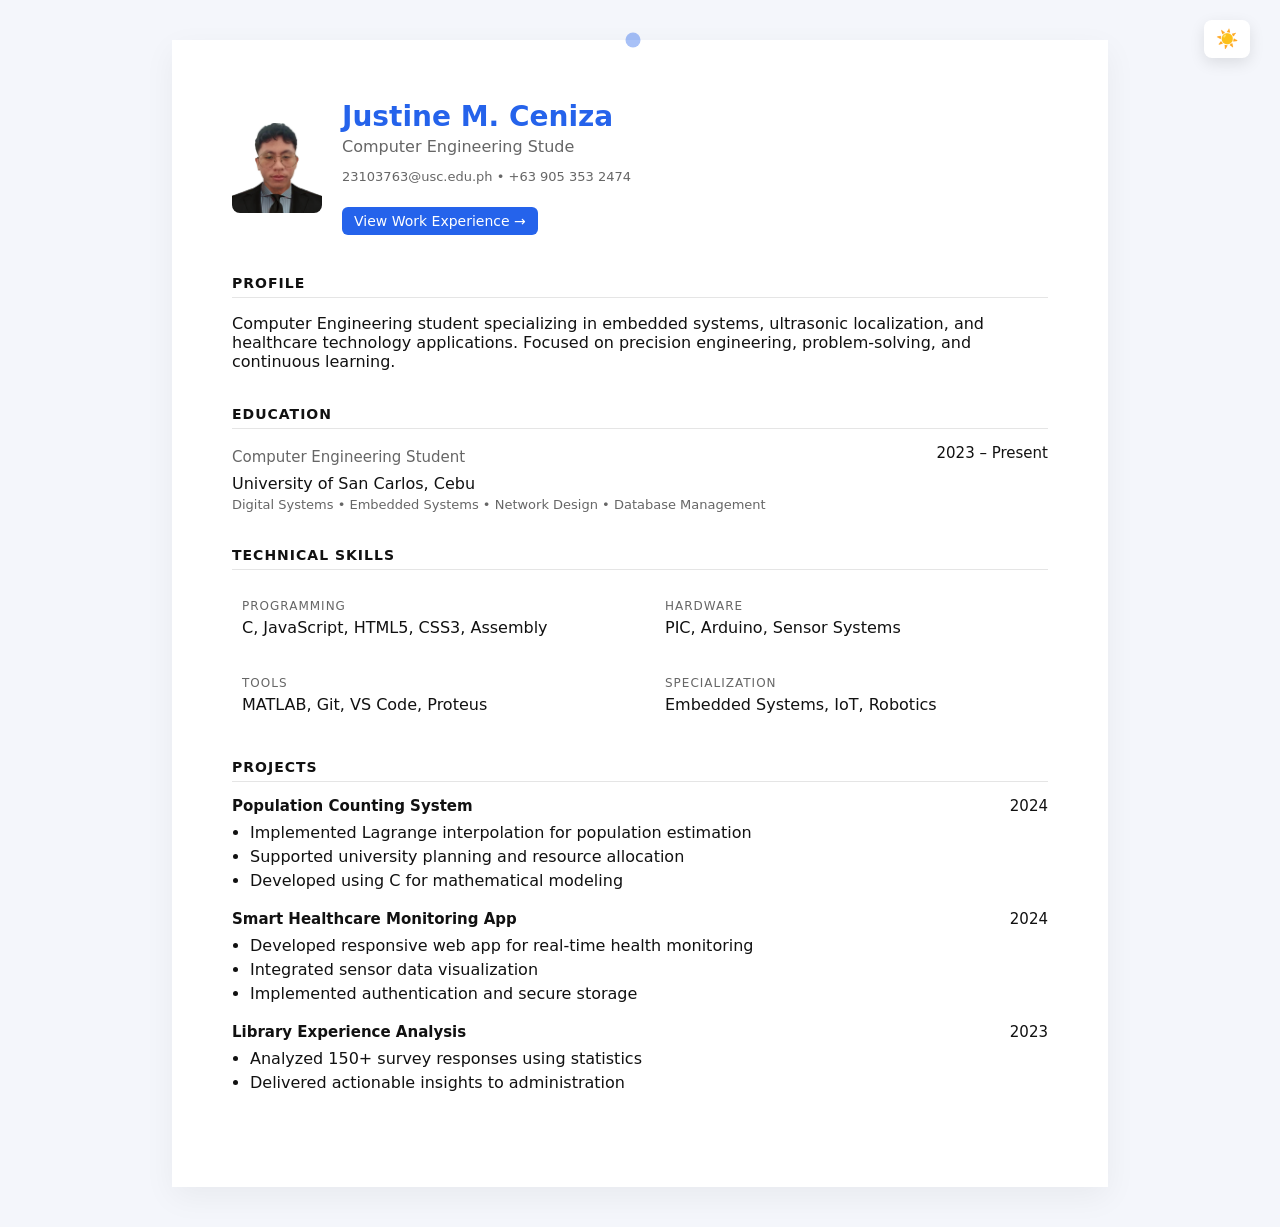
<file: index.html>
<!DOCTYPE html>
<html>
<head>
    <title>Justine M. Ceniza - Resume</title>
    <link rel="stylesheet" href="style.css">
  
</head>
<body>



<div class="resume-container">

   
    <section class="header">
        <img src="PROFILE PIC.png" class="profile-photo">
        
        <div class="header-text">
            <h1>Justine M. Ceniza</h1>
             <p class="subtitle"><span id="typing"></span></p>
            <p class="contact">
                23103763@usc.edu.ph • +63 905 353 2474
            </p>
            
            <a href="experience.html" class="exp-btn">View Work Experience →</a>
            
            <button id="theme-toggle" class="theme-toggle">☀️</button>
              
        </div>
    </section>

   
    <section class="section">
        <h2>Profile</h2>
        <p>
            Computer Engineering student specializing in embedded systems,
            ultrasonic localization, and healthcare technology applications.
            Focused on precision engineering, problem-solving, and continuous learning.
        </p>
    </section>

    <section class="section">
        <h2>Education</h2>
        <div class="item">
            <div class="item-header">
                <p class="subtitle">Computer Engineering Student</p>
               
                <span>2023 – Present</span>
                
            </div>
            <p>University of San Carlos, Cebu</p>
            <p class="muted">
                Digital Systems • Embedded Systems • Network Design • Database Management
            </p>
        </div>
    </section>


    <section class="section">
        <h2>Technical Skills</h2>

        <div class="skills-grid">
            <div>
                <span class="label">Programming</span>
                <p>C, JavaScript, HTML5, CSS3, Assembly</p>
            </div>

            <div>
                <span class="label">Hardware</span>
                <p>PIC, Arduino, Sensor Systems</p>
            </div>

            <div>
                <span class="label">Tools</span>
                <p>MATLAB, Git, VS Code, Proteus</p>
            </div>

            <div>
                <span class="label">Specialization</span>
                <p>Embedded Systems, IoT, Robotics</p>
            </div>
        </div>
    </section>

 
    <section class="section">
        <h2>Projects</h2>

        <div class="item">
            <div class="item-header">
                <strong>Population Counting System</strong>
                <span>2024</span>
            </div>
            <ul>
                <li>Implemented Lagrange interpolation for population estimation</li>
                <li>Supported university planning and resource allocation</li>
                <li>Developed using C for mathematical modeling</li>
            </ul>
        </div>

        <div class="item">
            <div class="item-header">
                <strong>Smart Healthcare Monitoring App</strong>
                <span>2024</span>
            </div>
            <ul>
                <li>Developed responsive web app for real-time health monitoring</li>
                <li>Integrated sensor data visualization</li>
                <li>Implemented authentication and secure storage</li>
            </ul>
        </div>

        <div class="item">
            <div class="item-header">
                <strong>Library Experience Analysis</strong>
                <span>2023</span>
            </div>
            <ul>
                <li>Analyzed 150+ survey responses using statistics</li>
                <li>Delivered actionable insights to administration</li>
            </ul>
        </div>
    </section>

</div>
<script src="script.js"></script>
</body>
</html>
</file>
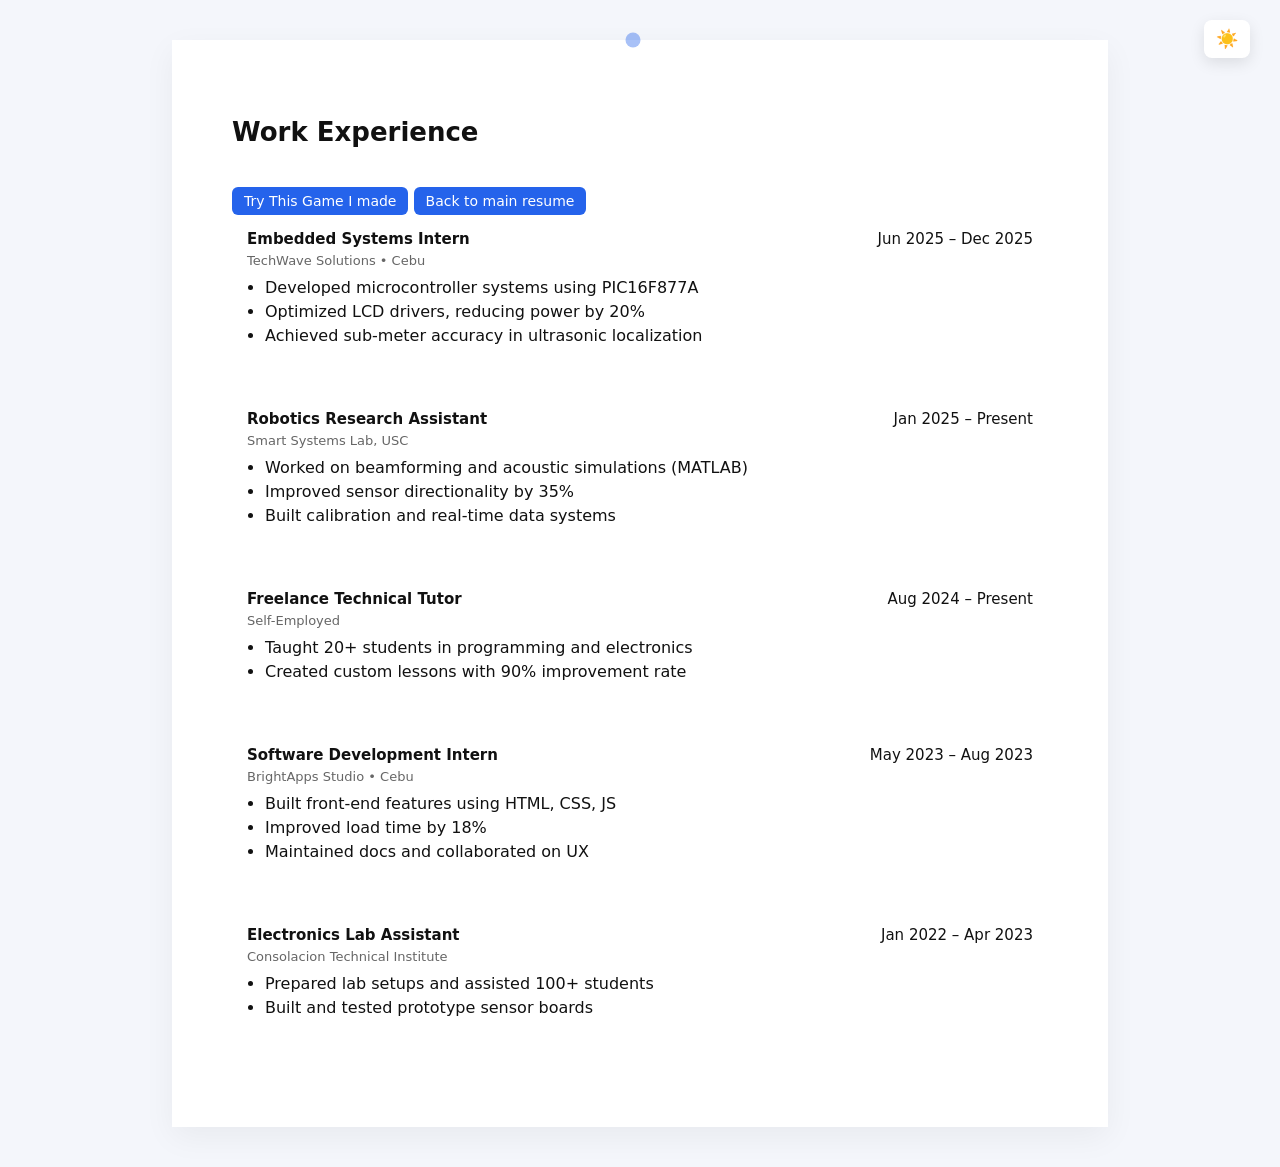
<file: experience.html>
<!DOCTYPE html>
<html>
<head>
    <title>Work Experience - Justine M. Ceniza</title>
    <link rel="stylesheet" href="style.css">
    
</head>
<body>

<div class="resume-container">
<button id="theme-toggle" class="theme-toggle">☀️</button>
 
    <h1 class="page-title">Work Experience</h1>
    <a href="https://yelo-orens.github.io/reactKey/" 
   class="exp-btn" 
   target="_blank" 
   rel="noopener noreferrer">
   Try This Game I made
    </a>    
    <a href="index.html" class="exp-btn">Back to main resume</a>
    <div class="experience">

        <div class="job">
            <div class="job-header">
                <strong>Embedded Systems Intern</strong>
                <span>Jun 2025 – Dec 2025</span>
            </div>
            <p class="company">TechWave Solutions • Cebu</p>
            <ul>
                <li>Developed microcontroller systems using PIC16F877A</li>
                <li>Optimized LCD drivers, reducing power by 20%</li>
                <li>Achieved sub-meter accuracy in ultrasonic localization</li>
            </ul>
        </div>

        <div class="job">
            <div class="job-header">
                <strong>Robotics Research Assistant</strong>
                <span>Jan 2025 – Present</span>
            </div>
            <p class="company">Smart Systems Lab, USC</p>
            <ul>
                <li>Worked on beamforming and acoustic simulations (MATLAB)</li>
                <li>Improved sensor directionality by 35%</li>
                <li>Built calibration and real-time data systems</li>
            </ul>
        </div>

        <div class="job">
            <div class="job-header">
                <strong>Freelance Technical Tutor</strong>
                <span>Aug 2024 – Present</span>
            </div>
            <p class="company">Self-Employed</p>
            <ul>
                <li>Taught 20+ students in programming and electronics</li>
                <li>Created custom lessons with 90% improvement rate</li>
            </ul>
        </div>

        <div class="job">
            <div class="job-header">
                <strong>Software Development Intern</strong>
                <span>May 2023 – Aug 2023</span>
            </div>
            <p class="company">BrightApps Studio • Cebu</p>
            <ul>
                <li>Built front-end features using HTML, CSS, JS</li>
                <li>Improved load time by 18%</li>
                <li>Maintained docs and collaborated on UX</li>
            </ul>
        </div>

        <div class="job">
            <div class="job-header">
                <strong>Electronics Lab Assistant</strong>
                <span>Jan 2022 – Apr 2023</span>
            </div>
            <p class="company">Consolacion Technical Institute</p>
            <ul>
                <li>Prepared lab setups and assisted 100+ students</li>
                <li>Built and tested prototype sensor boards</li>
            </ul>
        </div>

    </div>

</div>
 <script src="script.js"></script>
</body>
</html>
</file>
<file: style.css>
:root {
    --bg: #f4f6fb;
    --paper: #ffffff;

    --primary: #2563eb;   /* Blue */
    --accent: #ef4444;    /* Red */
    --highlight: #facc15; /* Yellow */

    --text: #111;
    --muted: #666;
    --line: #e5e5e5;
}


body {
    margin: 0;
    background: var(--bg);
    font-family: 'Inter', system-ui, sans-serif;
    color: var(--text);
    display: flex;
    justify-content: center;
    padding: 40px 0;
   
}

.resume-container {
    width: 8.5in;
    background: var(--paper);
    padding: 60px;
    box-shadow: 0 10px 30px rgba(0,0,0,0.05);
}


.header {
    display: flex;
    align-items: center;
    gap: 20px;
    margin-bottom: 40px;
}

.profile-photo {
    width: 90px;
    height: 90px;
    object-fit: cover;
    border-radius: 8px;
    transition: all 0.3s ease;
}

.profile-photo:hover {
    transform: scale(1.1);
    border: 3px solid var(--highlight);
}

.header-text h1 {
    margin: 0;
    font-size: 28px;
    font-weight: 600;
    color: var(--primary);
}


.subtitle {
    margin: 4px 0;
    color: var(--muted);
}

.contact {
    font-size: 13px;
    color: var(--muted);
}


.section {
    margin-bottom: 35px;
    transition: all 0.3s ease;
}

.section:hover {
    transform: translateY(-4px);
}

.section h2 {
    font-size: 14px;
    letter-spacing: 1px;
    text-transform: uppercase;
    border-bottom: 1px solid var(--line);
    padding-bottom: 6px;
    margin-bottom: 15px;
}


.item {
    margin-bottom: 20px;
}

.item-header {
    display: flex;
    justify-content: space-between;
    font-size: 15px;
}

.item p {
    margin: 4px 0;
}

.muted {
    color: var(--muted);
    font-size: 13px;
}


.skills-grid {
    display: grid;
    grid-template-columns: 1fr 1fr;
    gap: 15px 30px;
}

.label {
    font-size: 12px;
    text-transform: uppercase;
    color: var(--muted);
    letter-spacing: 1px;
}

.skills-grid p {
    margin: 4px 0 0;
}

.skills-grid div {
    padding: 10px;
    border-radius: 8px;
    transition: all 0.3s ease;
}

.skills-grid div:hover {
    background: var(--primary);
    color: white;
    transform: scale(1.03);
}

.skills-grid div:hover .label {
    color: var(--highlight);
}

ul {
    margin: 8px 0 0;
    padding-left: 18px;
}

li {
    margin-bottom: 5px;
}

.exp-btn {
    display: inline-block;
    margin-top: 10px;
    font-size: 14px;
    text-decoration: none;
    color: white;
    background: var(--primary);
    padding: 6px 12px;
    border-radius: 6px;
    transition: all 0.3s ease;
}

.exp-btn:hover {
    background: var(--accent);
    transform: translateX(4px);
}

.page-title {
    font-size: 26px;
    margin-bottom: 30px;
}

.job {
    margin-bottom: 30px;
    padding: 15px;
    border-radius: 10px;
    transition: all 0.3s ease;
}

.job:hover {
    background: rgba(37, 99, 235, 0.08);
    transform: translateY(-5px);
    border-left: 4px solid var(--primary);
}

.job-header {
    display: flex;
    justify-content: space-between;
    font-size: 15px;
}

.company {
    color: #666;
    font-size: 13px;
    margin: 5px 0 10px;
}

.job, .section {
    opacity: 1;
    transform: translateY(20px);
    transition: all 0.6s ease;
}

.show {
    opacity: 1;
    transform: translateY(0);
}




body.dark {
    --bg: #0f172a;
    --paper: #1e293b;

    --primary: #3b82f6;
    --accent: #f87171;
    --highlight: #fde047;

    --text: #ffffff;
    --muted: #cbd5e1;
    --line: #334155;
}


body {
    background: var(--bg);
    color: var(--text);
    transition: background 0.4s ease, color 0.4s ease;
}

.resume-container {
    background: var(--paper);
    transition: background 0.4s ease;
}

/* Toggle Button */
.theme-toggle {
    position: fixed;
    top: 20px;
    right: 30px;
    border: none;
    background: var(--paper);
    color: var(--text);
    font-size: 18px;
    padding: 8px 12px;
    border-radius: 8px;
    cursor: pointer;
    box-shadow: 0 5px 15px rgba(0,0,0,0.1);
    transition: all 0.3s ease;
}

.theme-toggle:hover {
    transform: scale(1.1);
}

.cursor-glow {
    position: fixed;
    width: 15px;
    height: 15px;
    background: rgba(37, 99, 235, 0.4);
    border-radius: 50%;
    pointer-events: none;
    transform: translate(-50%, -50%);
    transition: 0.05s;
    z-index: 9999;
}
</file>
